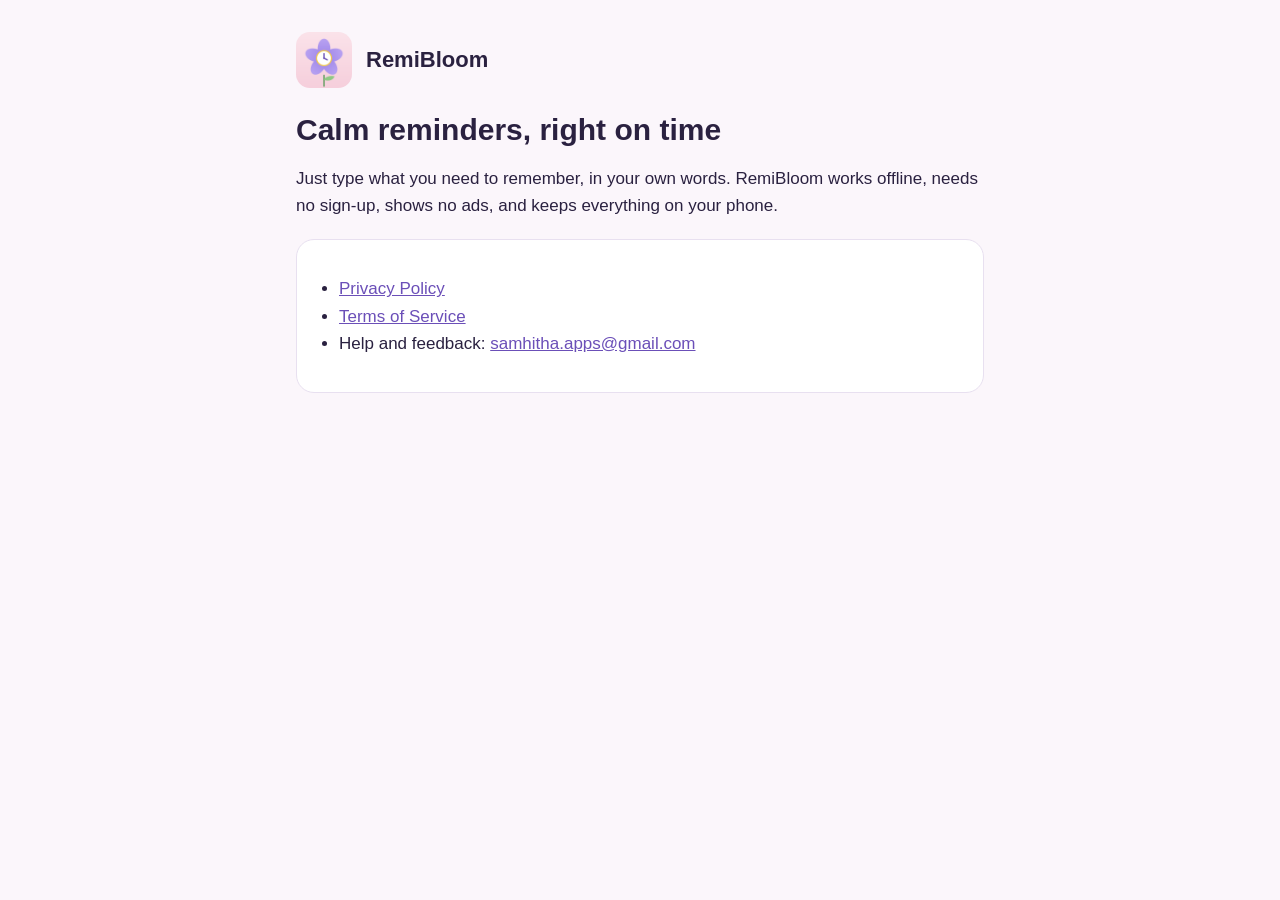
<file: index.html>
<!doctype html>
<html lang="en">
<head>
<meta charset="utf-8">
<meta name="viewport" content="width=device-width, initial-scale=1">
<title>RemiBloom</title>
<link rel="icon" href="favicon.png">
<link rel="stylesheet" href="style.css">
</head>
<body>
<main>
<header><img src="icon.png" alt=""><a href="./">RemiBloom</a></header>
<h1>Calm reminders, right on time</h1>
<p>Just type what you need to remember, in your own words. RemiBloom works offline, needs no sign-up, shows no ads, and keeps everything on your phone.</p>
<div class="card">
<ul>
<li><a href="privacy/">Privacy Policy</a></li>
<li><a href="terms/">Terms of Service</a></li>
<li>Help and feedback: <a href="mailto:samhitha.apps@gmail.com">samhitha.apps@gmail.com</a></li>
</ul>
</div>
</main>
</body>
</html>
</file>
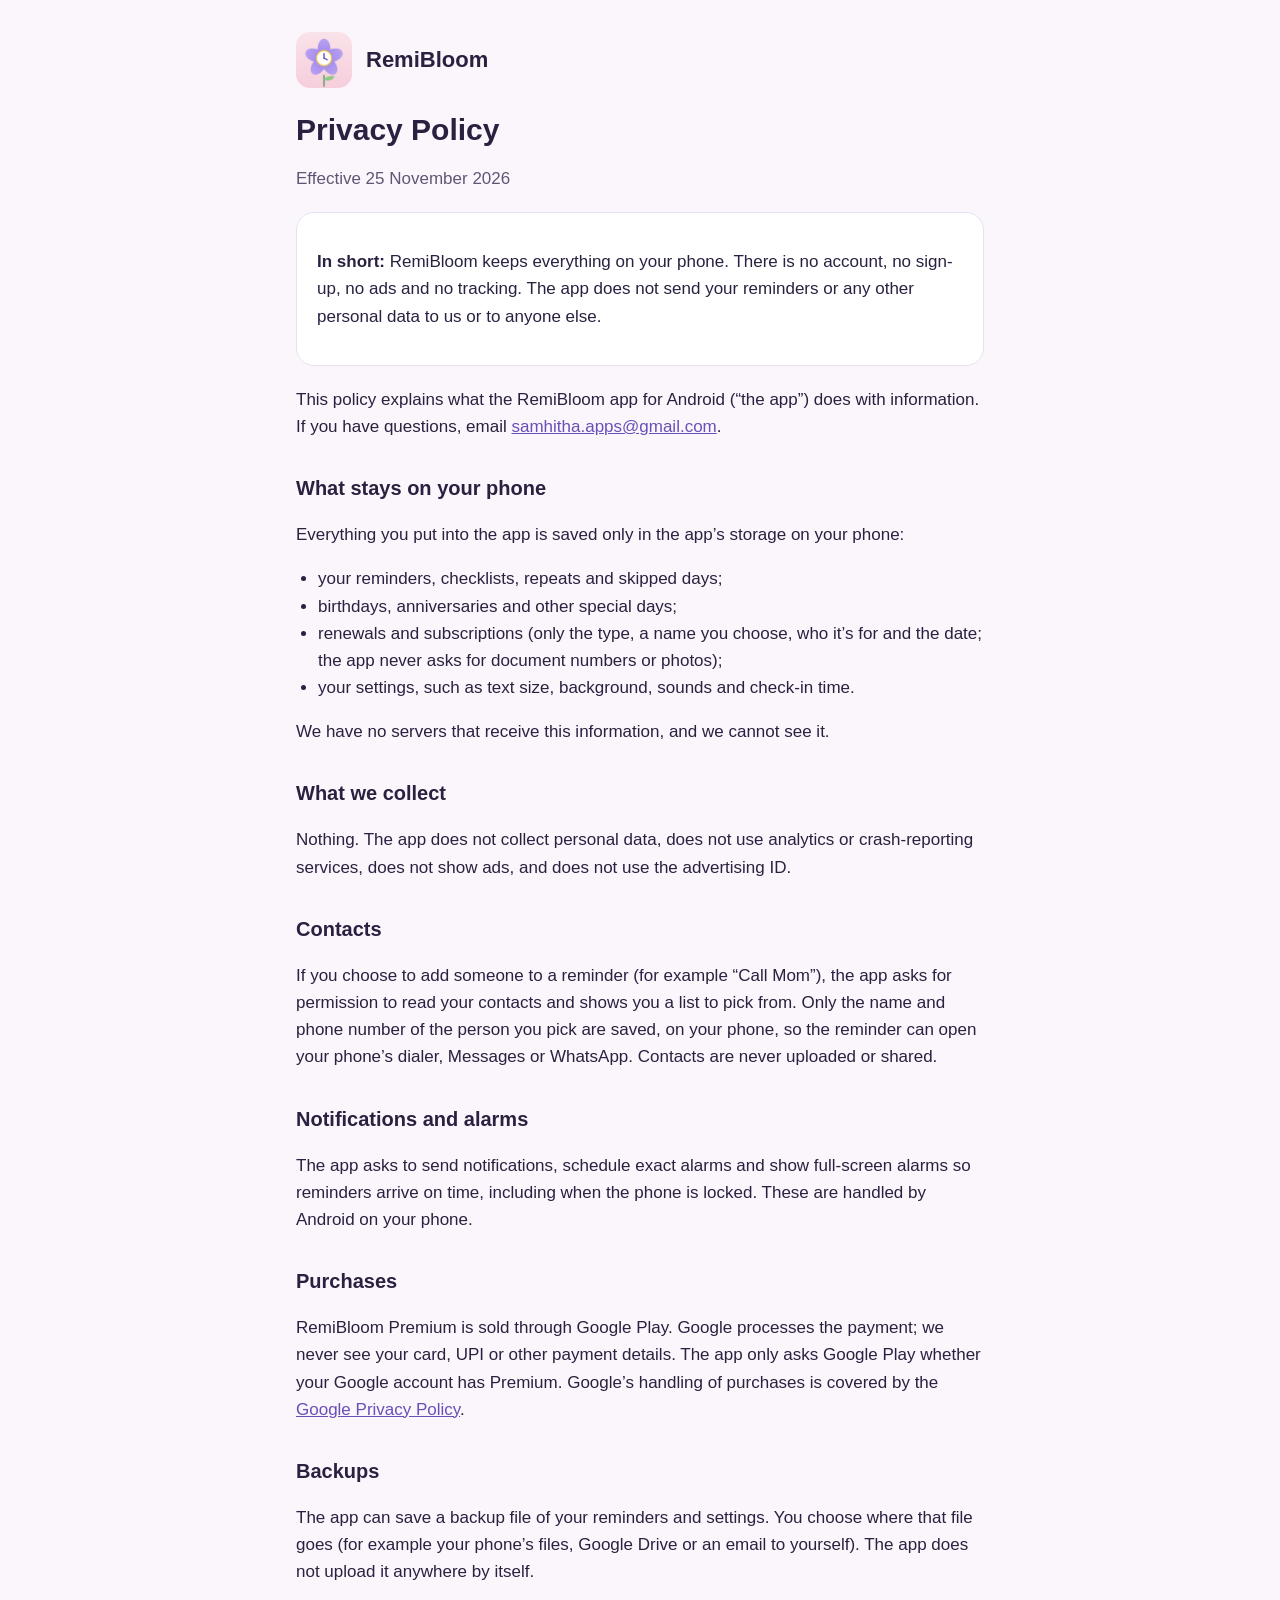
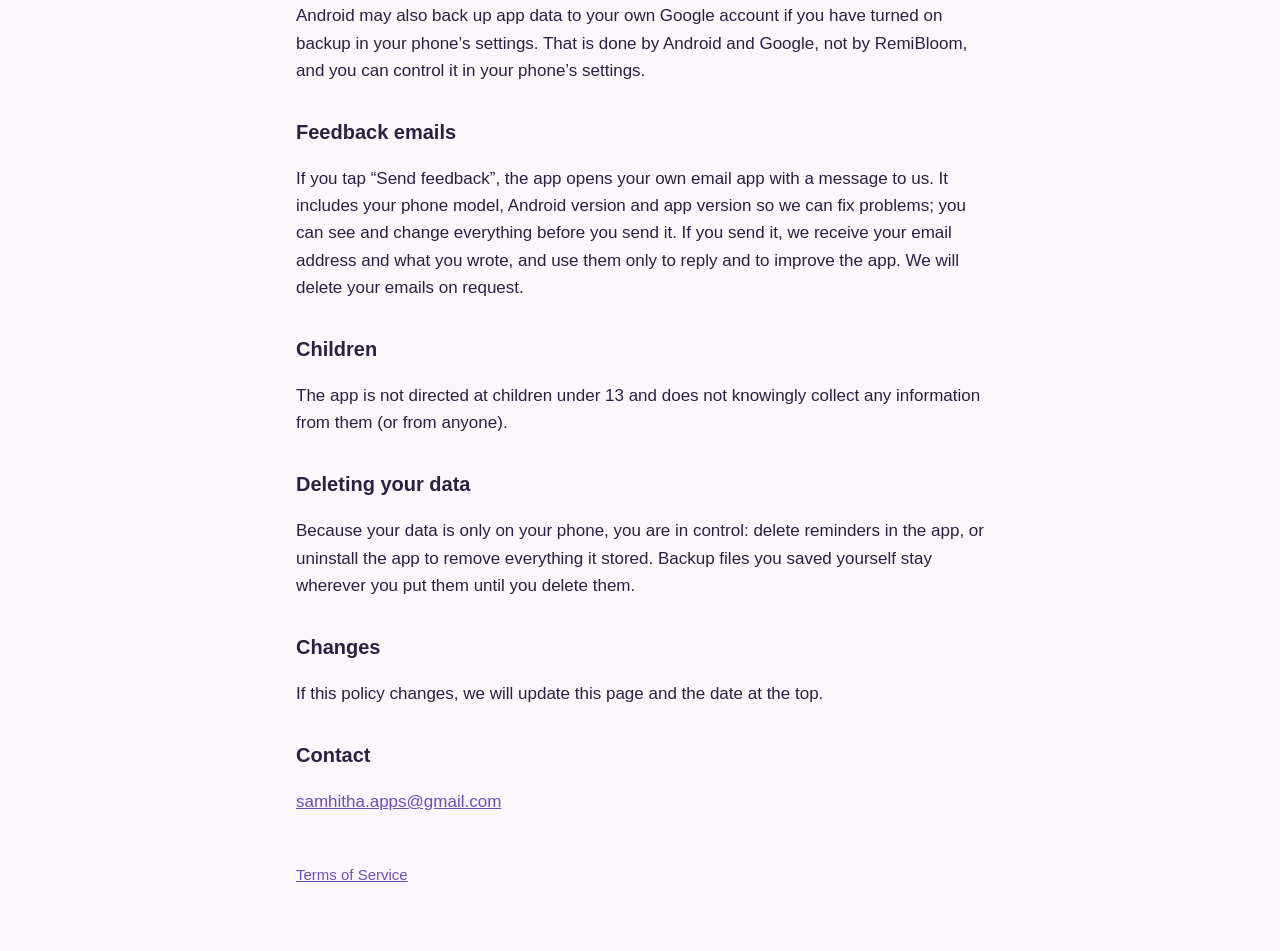
<file: privacy/index.html>
<!doctype html>
<html lang="en">
<head>
<meta charset="utf-8">
<meta name="viewport" content="width=device-width, initial-scale=1">
<title>RemiBloom Privacy Policy</title>
<link rel="icon" href="../favicon.png">
<link rel="stylesheet" href="../style.css">
</head>
<body>
<main>
<header><img src="../icon.png" alt=""><a href="../">RemiBloom</a></header>

<h1>Privacy Policy</h1>
<p class="soft">Effective 25 November 2026</p>

<div class="card">
<p><strong>In short:</strong> RemiBloom keeps everything on your phone. There is no account, no sign-up, no ads and no tracking. The app does not send your reminders or any other personal data to us or to anyone else.</p>
</div>

<p>This policy explains what the RemiBloom app for Android (“the app”) does with information. If you have questions, email <a href="mailto:samhitha.apps@gmail.com">samhitha.apps@gmail.com</a>.</p>

<h2>What stays on your phone</h2>
<p>Everything you put into the app is saved only in the app’s storage on your phone:</p>
<ul>
<li>your reminders, checklists, repeats and skipped days;</li>
<li>birthdays, anniversaries and other special days;</li>
<li>renewals and subscriptions (only the type, a name you choose, who it’s for and the date; the app never asks for document numbers or photos);</li>
<li>your settings, such as text size, background, sounds and check-in time.</li>
</ul>
<p>We have no servers that receive this information, and we cannot see it.</p>

<h2>What we collect</h2>
<p>Nothing. The app does not collect personal data, does not use analytics or crash-reporting services, does not show ads, and does not use the advertising ID.</p>

<h2>Contacts</h2>
<p>If you choose to add someone to a reminder (for example “Call Mom”), the app asks for permission to read your contacts and shows you a list to pick from. Only the name and phone number of the person you pick are saved, on your phone, so the reminder can open your phone’s dialer, Messages or WhatsApp. Contacts are never uploaded or shared.</p>

<h2>Notifications and alarms</h2>
<p>The app asks to send notifications, schedule exact alarms and show full-screen alarms so reminders arrive on time, including when the phone is locked. These are handled by Android on your phone.</p>

<h2>Purchases</h2>
<p>RemiBloom Premium is sold through Google Play. Google processes the payment; we never see your card, UPI or other payment details. The app only asks Google Play whether your Google account has Premium. Google’s handling of purchases is covered by the <a href="https://policies.google.com/privacy">Google Privacy Policy</a>.</p>

<h2>Backups</h2>
<p>The app can save a backup file of your reminders and settings. You choose where that file goes (for example your phone’s files, Google Drive or an email to yourself). The app does not upload it anywhere by itself.</p>
<p>Android may also back up app data to your own Google account if you have turned on backup in your phone’s settings. That is done by Android and Google, not by RemiBloom, and you can control it in your phone’s settings.</p>

<h2>Feedback emails</h2>
<p>If you tap “Send feedback”, the app opens your own email app with a message to us. It includes your phone model, Android version and app version so we can fix problems; you can see and change everything before you send it. If you send it, we receive your email address and what you wrote, and use them only to reply and to improve the app. We will delete your emails on request.</p>

<h2>Children</h2>
<p>The app is not directed at children under 13 and does not knowingly collect any information from them (or from anyone).</p>

<h2>Deleting your data</h2>
<p>Because your data is only on your phone, you are in control: delete reminders in the app, or uninstall the app to remove everything it stored. Backup files you saved yourself stay wherever you put them until you delete them.</p>

<h2>Changes</h2>
<p>If this policy changes, we will update this page and the date at the top.</p>

<h2>Contact</h2>
<p><a href="mailto:samhitha.apps@gmail.com">samhitha.apps@gmail.com</a></p>

<footer><a href="../terms/">Terms of Service</a></footer>
</main>
</body>
</html>
</file>
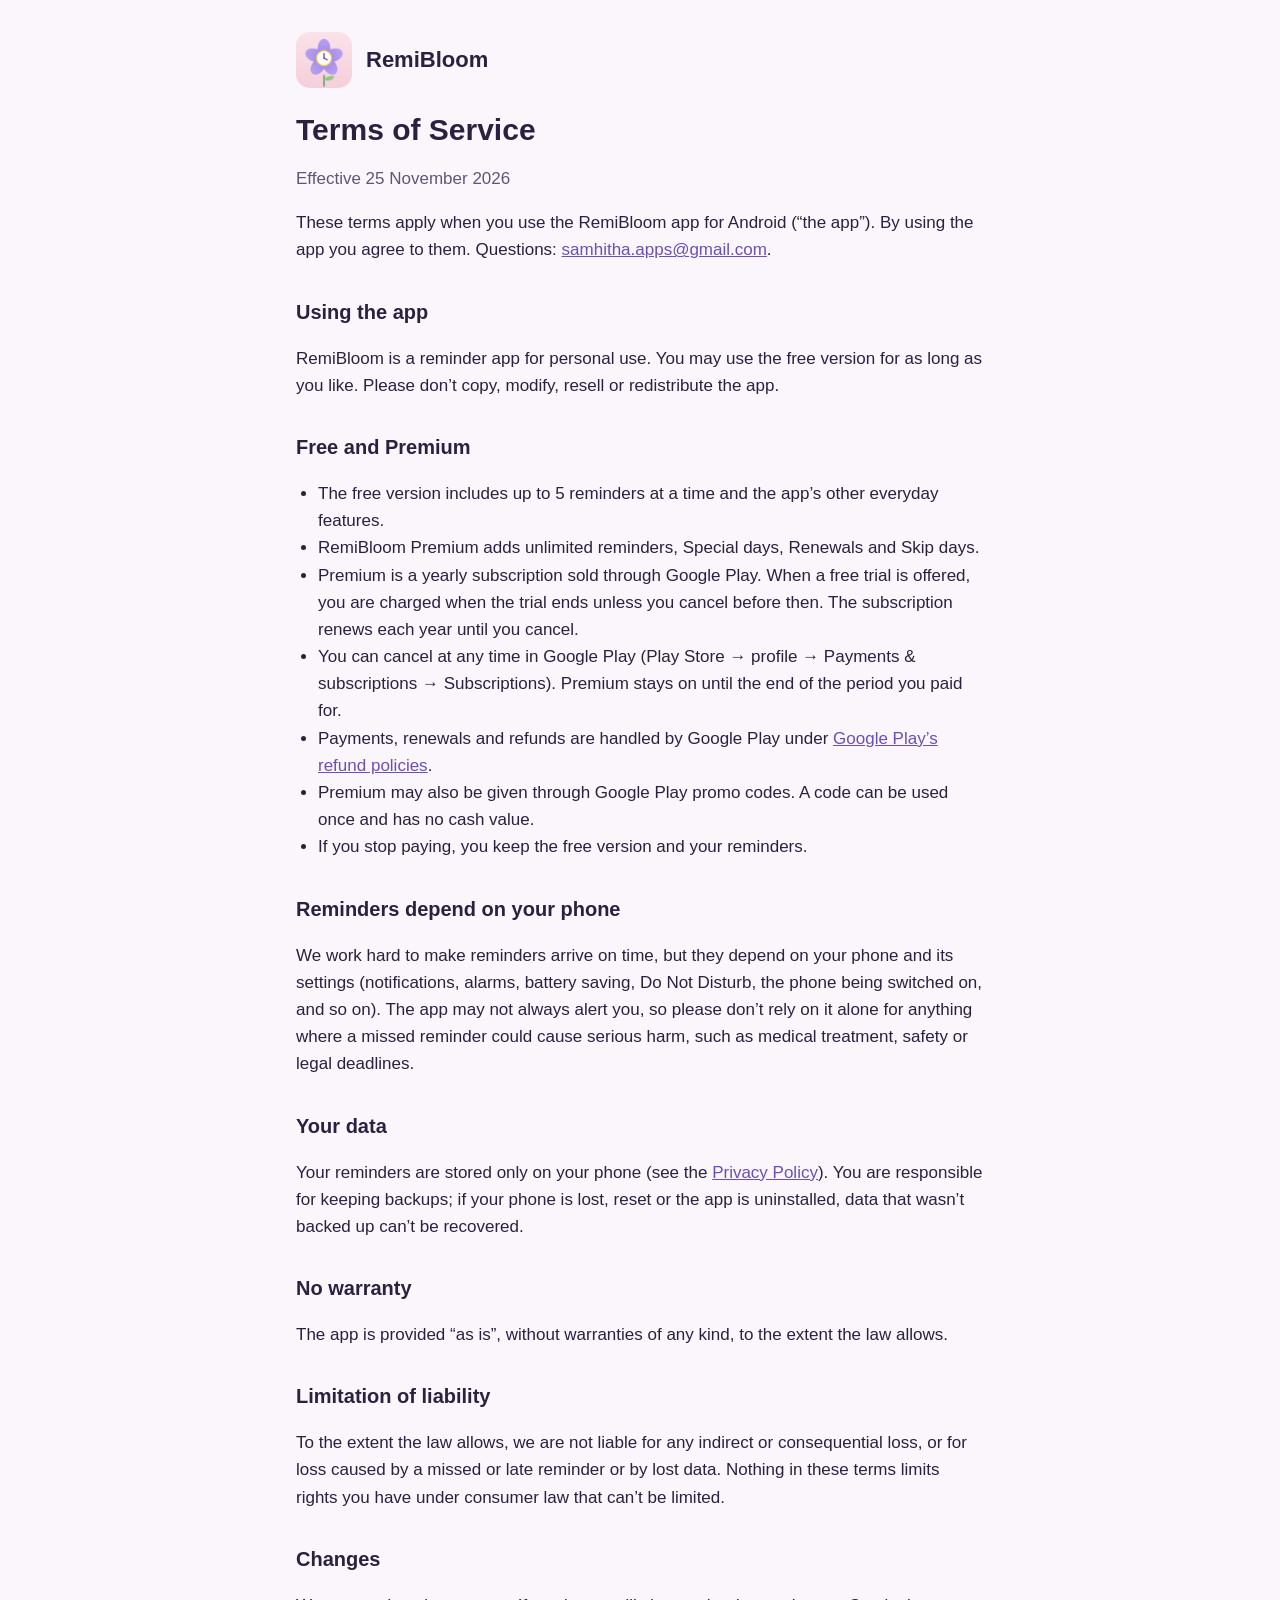
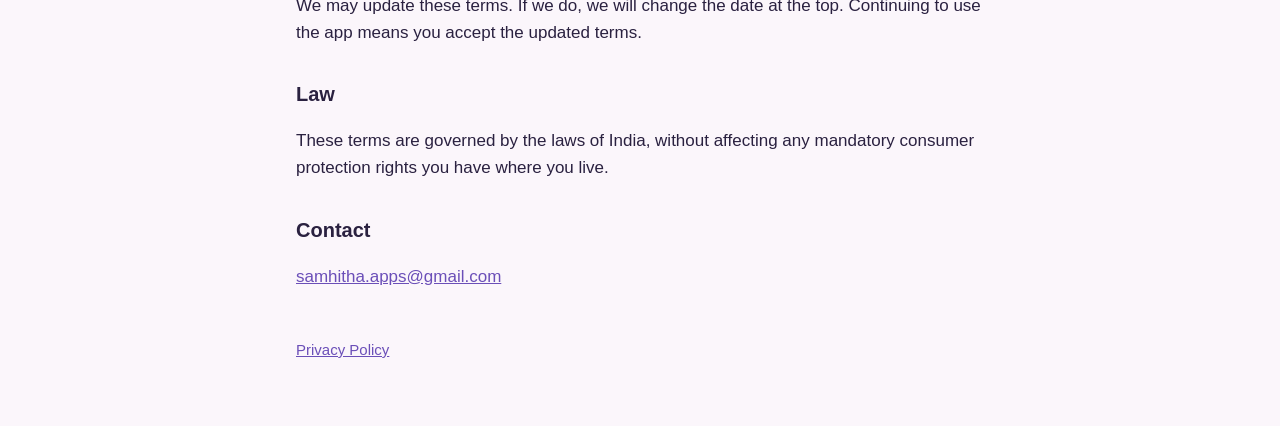
<file: terms/index.html>
<!doctype html>
<html lang="en">
<head>
<meta charset="utf-8">
<meta name="viewport" content="width=device-width, initial-scale=1">
<title>RemiBloom Terms of Service</title>
<link rel="icon" href="../favicon.png">
<link rel="stylesheet" href="../style.css">
</head>
<body>
<main>
<header><img src="../icon.png" alt=""><a href="../">RemiBloom</a></header>

<h1>Terms of Service</h1>
<p class="soft">Effective 25 November 2026</p>

<p>These terms apply when you use the RemiBloom app for Android (“the app”). By using the app you agree to them. Questions: <a href="mailto:samhitha.apps@gmail.com">samhitha.apps@gmail.com</a>.</p>

<h2>Using the app</h2>
<p>RemiBloom is a reminder app for personal use. You may use the free version for as long as you like. Please don’t copy, modify, resell or redistribute the app.</p>

<h2>Free and Premium</h2>
<ul>
<li>The free version includes up to 5 reminders at a time and the app’s other everyday features.</li>
<li>RemiBloom Premium adds unlimited reminders, Special days, Renewals and Skip days.</li>
<li>Premium is a yearly subscription sold through Google Play. When a free trial is offered, you are charged when the trial ends unless you cancel before then. The subscription renews each year until you cancel.</li>
<li>You can cancel at any time in Google Play (Play Store → profile → Payments &amp; subscriptions → Subscriptions). Premium stays on until the end of the period you paid for.</li>
<li>Payments, renewals and refunds are handled by Google Play under <a href="https://support.google.com/googleplay/answer/2479637">Google Play’s refund policies</a>.</li>
<li>Premium may also be given through Google Play promo codes. A code can be used once and has no cash value.</li>
<li>If you stop paying, you keep the free version and your reminders.</li>
</ul>

<h2>Reminders depend on your phone</h2>
<p>We work hard to make reminders arrive on time, but they depend on your phone and its settings (notifications, alarms, battery saving, Do Not Disturb, the phone being switched on, and so on). The app may not always alert you, so please don’t rely on it alone for anything where a missed reminder could cause serious harm, such as medical treatment, safety or legal deadlines.</p>

<h2>Your data</h2>
<p>Your reminders are stored only on your phone (see the <a href="../privacy/">Privacy Policy</a>). You are responsible for keeping backups; if your phone is lost, reset or the app is uninstalled, data that wasn’t backed up can’t be recovered.</p>

<h2>No warranty</h2>
<p>The app is provided “as is”, without warranties of any kind, to the extent the law allows.</p>

<h2>Limitation of liability</h2>
<p>To the extent the law allows, we are not liable for any indirect or consequential loss, or for loss caused by a missed or late reminder or by lost data. Nothing in these terms limits rights you have under consumer law that can’t be limited.</p>

<h2>Changes</h2>
<p>We may update these terms. If we do, we will change the date at the top. Continuing to use the app means you accept the updated terms.</p>

<h2>Law</h2>
<p>These terms are governed by the laws of India, without affecting any mandatory consumer protection rights you have where you live.</p>

<h2>Contact</h2>
<p><a href="mailto:samhitha.apps@gmail.com">samhitha.apps@gmail.com</a></p>

<footer><a href="../privacy/">Privacy Policy</a></footer>
</main>
</body>
</html>
</file>
<file: style.css>
:root {
  --bg: #fbf6fb;
  --card: #ffffff;
  --text: #2a2140;
  --soft: #5f5675;
  --accent: #6b4fb8;
  --line: #e8e0f0;
}
@media (prefers-color-scheme: dark) {
  :root {
    --bg: #17142a;
    --card: #211d38;
    --text: #f1edfb;
    --soft: #b9b2cf;
    --accent: #c9b8ff;
    --line: #35304f;
  }
}
* { box-sizing: border-box; }
body {
  margin: 0;
  background: var(--bg);
  color: var(--text);
  font: 17px/1.6 -apple-system, BlinkMacSystemFont, 'Segoe UI', Roboto, sans-serif;
}
main { max-width: 720px; margin: 0 auto; padding: 32px 16px 64px; }
header { display: flex; align-items: center; gap: 14px; margin-bottom: 8px; }
header img { width: 56px; height: 56px; border-radius: 14px; }
header a { color: var(--text); text-decoration: none; font-weight: 800; font-size: 22px; }
h1 { font-size: 30px; line-height: 1.2; margin: 24px 0 4px; }
h2 { font-size: 20px; margin: 32px 0 8px; }
p, li { color: var(--text); }
.soft { color: var(--soft); }
a { color: var(--accent); }
.card { background: var(--card); border: 1px solid var(--line); border-radius: 18px; padding: 18px 20px; margin: 20px 0; }
ul { padding-left: 22px; }
footer { margin-top: 48px; color: var(--soft); font-size: 15px; }
</file>
